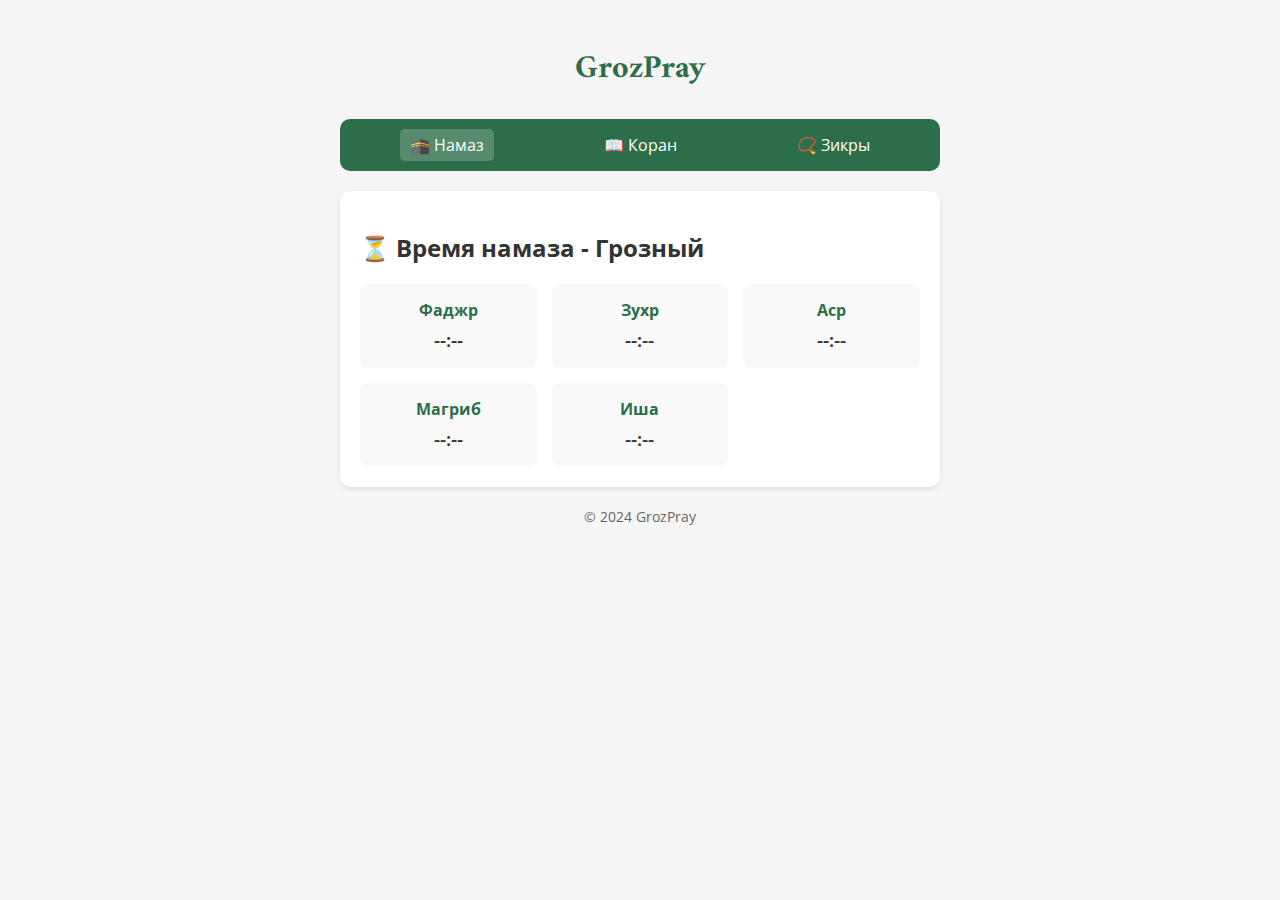
<file: index.html>
<!DOCTYPE html>
<html lang="ru">
<head>
    <meta charset="UTF-8">
    <meta name="viewport" content="width=device-width, initial-scale=1.0">
    <title>GrozPray - Время намаза в Грозном</title>
    <link rel="stylesheet" href="https://fonts.googleapis.com/css2?family=Amiri:wght@700&family=Open+Sans:wght@400;600&display=swap">
    <style>
        body {
            font-family: 'Open Sans', sans-serif;
            margin: 0;
            padding: 0;
            background-color: #f5f5f5;
            color: #333;
        }
        
        .container {
            max-width: 600px;
            margin: 0 auto;
            padding: 20px;
        }
        
        header {
            text-align: center;
            margin-bottom: 20px;
        }
        
        h1 {
            font-family: 'Amiri', serif;
            color: #2c6e49;
        }
        
        .slogan {
            color: #666;
            font-style: italic;
        }
        
        nav {
            display: flex;
            justify-content: space-around;
            background-color: #2c6e49;
            border-radius: 10px;
            padding: 10px;
            margin-bottom: 20px;
        }
        
        nav a {
            color: white;
            text-decoration: none;
            padding: 5px 10px;
            border-radius: 5px;
        }
        
        nav a.active {
            background-color: rgba(255, 255, 255, 0.2);
        }
        
        .card {
            background-color: white;
            border-radius: 10px;
            padding: 20px;
            box-shadow: 0 2px 5px rgba(0,0,0,0.1);
            margin-bottom: 20px;
        }
        
        .prayer-grid {
            display: grid;
            grid-template-columns: repeat(2, 1fr);
            gap: 15px;
        }
        
        .prayer-item {
            background-color: #f9f9f9;
            border-radius: 8px;
            padding: 15px;
            text-align: center;
            transition: all 0.3s ease;
        }
        
        .prayer-name {
            display: block;
            font-weight: bold;
            margin-bottom: 5px;
            color: #2c6e49;
        }
        
        .prayer-time {
            font-size: 1.2em;
            font-weight: 600;
        }
        
        .current-prayer {
            background-color: #2c6e49;
            color: white;
            transform: scale(1.05);
            box-shadow: 0 4px 8px rgba(0,0,0,0.2);
        }
        
        .current-prayer .prayer-name {
            color: white;
        }
        
        footer {
            text-align: center;
            color: #666;
            font-size: 0.9em;
            margin-top: 20px;
        }
        
        @media (min-width: 600px) {
            .prayer-grid {
                grid-template-columns: repeat(3, 1fr);
            }
        }
    </style>
</head>
<body>
    <div class="container">
        <header>
            <h1>GrozPray</h1>
        </header>
        
        <nav>
            <a href="index.html" class="active">🕋 Намаз</a>
            <a href="quran.html">📖 Коран</a>
            <a href="dhikr.html">📿 Зикры</a>
        </nav>

        <main>
            <section class="card">
                <h2>⏳ Время намаза - Грозный</h2>
                <div class="prayer-grid">
                    <div class="prayer-item" id="fajr-card">
                        <span class="prayer-name">Фаджр</span>
                        <span class="prayer-time" id="fajr">--:--</span>
                    </div>
                    <div class="prayer-item" id="dhuhr-card">
                        <span class="prayer-name">Зухр</span>
                        <span class="prayer-time" id="dhuhr">--:--</span>
                    </div>
                    <div class="prayer-item" id="asr-card">
                        <span class="prayer-name">Аср</span>
                        <span class="prayer-time" id="asr">--:--</span>
                    </div>
                    <div class="prayer-item" id="maghrib-card">
                        <span class="prayer-name">Магриб</span>
                        <span class="prayer-time" id="maghrib">--:--</span>
                    </div>
                    <div class="prayer-item" id="isha-card">
                        <span class="prayer-name">Иша</span>
                        <span class="prayer-time" id="isha">--:--</span>
                    </div>
                </div>
            </section>
        </main>

        <footer>
            <p>© 2024 GrozPray</p>
        </footer>
    </div>

    <script>
        // Функция для запроса разрешения на уведомления
        function requestNotificationPermission() {
            if (!("Notification" in window)) {
                console.log("Этот браузер не поддерживает уведомления");
                return;
            }
            
            Notification.requestPermission().then(permission => {
                if (permission === "granted") {
                    console.log("Разрешение на уведомления получено!");
                } else {
                    console.log("Разрешение на уведомления не получено");
                }
            });
        }

        // Запрашиваем разрешение сразу при загрузке страницы
        requestNotificationPermission();

        // Загрузка времени намаза и настройка уведомлений
        function loadPrayerTimes() {
            fetch('https://api.aladhan.com/v1/timingsByCity?city=Grozny&country=Russia&method=2')
                .then(response => response.json())
                .then(data => {
                    const timings = data.data.timings;
                    
                    // Отображаем время намазов
                    document.getElementById('fajr').textContent = timings.Fajr;
                    document.getElementById('dhuhr').textContent = timings.Dhuhr;
                    document.getElementById('asr').textContent = timings.Asr;
                    document.getElementById('maghrib').textContent = timings.Maghrib;
                    document.getElementById('isha').textContent = timings.Isha;
                    
                    // Сохраняем время намазов
                    window.prayerTimes = timings;
                    
                    // Настраиваем проверку текущего намаза
                    checkCurrentPrayer();
                    setInterval(checkCurrentPrayer, 30000);
                    
                    // Настраиваем уведомления
                    setupPrayerNotifications(timings);
                })
                .catch(error => {
                    console.error("Ошибка при получении времени намаза:", error);
                });
        }

        // Функция для преобразования времени в минуты
        function timeToMinutes(timeStr) {
            const [hours, minutes] = timeStr.split(':').map(Number);
            return hours * 60 + minutes;
        }

        // Проверка текущего намаза
        function checkCurrentPrayer() {
            if (!window.prayerTimes) return;
            
            const now = new Date();
            const currentHours = now.getHours();
            const currentMinutes = now.getMinutes();
            const currentTimeInMinutes = currentHours * 60 + currentMinutes;
            
            // Получаем время намазов в минутах
            const prayerTimesInMinutes = {
                fajr: timeToMinutes(window.prayerTimes.Fajr),
                dhuhr: timeToMinutes(window.prayerTimes.Dhuhr),
                asr: timeToMinutes(window.prayerTimes.Asr),
                maghrib: timeToMinutes(window.prayerTimes.Maghrib),
                isha: timeToMinutes(window.prayerTimes.Isha)
            };
            
            // Определяем порядок намазов
            const prayerOrder = ['fajr', 'dhuhr', 'asr', 'maghrib', 'isha'];
            
            // Сбрасываем все подсветки
            document.querySelectorAll('.prayer-item').forEach(item => {
                item.classList.remove('current-prayer');
            });
            
            // Определяем текущий намаз
            let currentPrayer = null;
            
            // Проверяем промежутки между намазами
            for (let i = 0; i < prayerOrder.length; i++) {
                const current = prayerOrder[i];
                const next = prayerOrder[(i + 1) % prayerOrder.length];
                
                // Для Иша учитываем, что следующий намаз - Фаджр следующего дня
                if (current === 'isha') {
                    if (currentTimeInMinutes >= prayerTimesInMinutes['isha'] || 
                        currentTimeInMinutes < prayerTimesInMinutes['fajr']) {
                        currentPrayer = 'isha';
                        break;
                    }
                } else {
                    if (currentTimeInMinutes >= prayerTimesInMinutes[current] && 
                        currentTimeInMinutes < prayerTimesInMinutes[next]) {
                        currentPrayer = current;
                        break;
                    }
                }
            }
            
            // Если нашли текущий намаз - подсвечиваем его
            if (currentPrayer) {
                document.getElementById(`${currentPrayer}-card`).classList.add('current-prayer');
            }
        }

        // Настройка уведомлений о намазах
        function setupPrayerNotifications(timings) {
            const prayerNames = {
                'Fajr': 'Фаджр',
                'Dhuhr': 'Зухр',
                'Asr': 'Аср',
                'Maghrib': 'Магриб',
                'Isha': 'Иша'
            };
            
            // Проверяем время намаза каждую минуту
            setInterval(() => {
                const now = new Date();
                const currentTime = `${now.getHours()}:${now.getMinutes() < 10 ? '0' + now.getMinutes() : now.getMinutes()}`;
                
                for (const [prayer, time] of Object.entries(timings)) {
                    if (prayerNames[prayer] && time === currentTime) {
                        sendPrayerNotification(prayerNames[prayer], time);
                    }
                }
            }, 60000);
        }

        // Отправка уведомления о намазе
        function sendPrayerNotification(prayerName, prayerTime) {
            if (Notification.permission === "granted") {
                new Notification('Время намаза!', {
                    body: `Сейчас время ${prayerName} (${prayerTime}). Пора совершить намаз 🙏`,
                    icon: "images/logo.png"
                });
            }
        }

        // Загружаем время намазов при загрузке страницы
        window.addEventListener('load', loadPrayerTimes);
    </script>
</body>
</html>
</file>
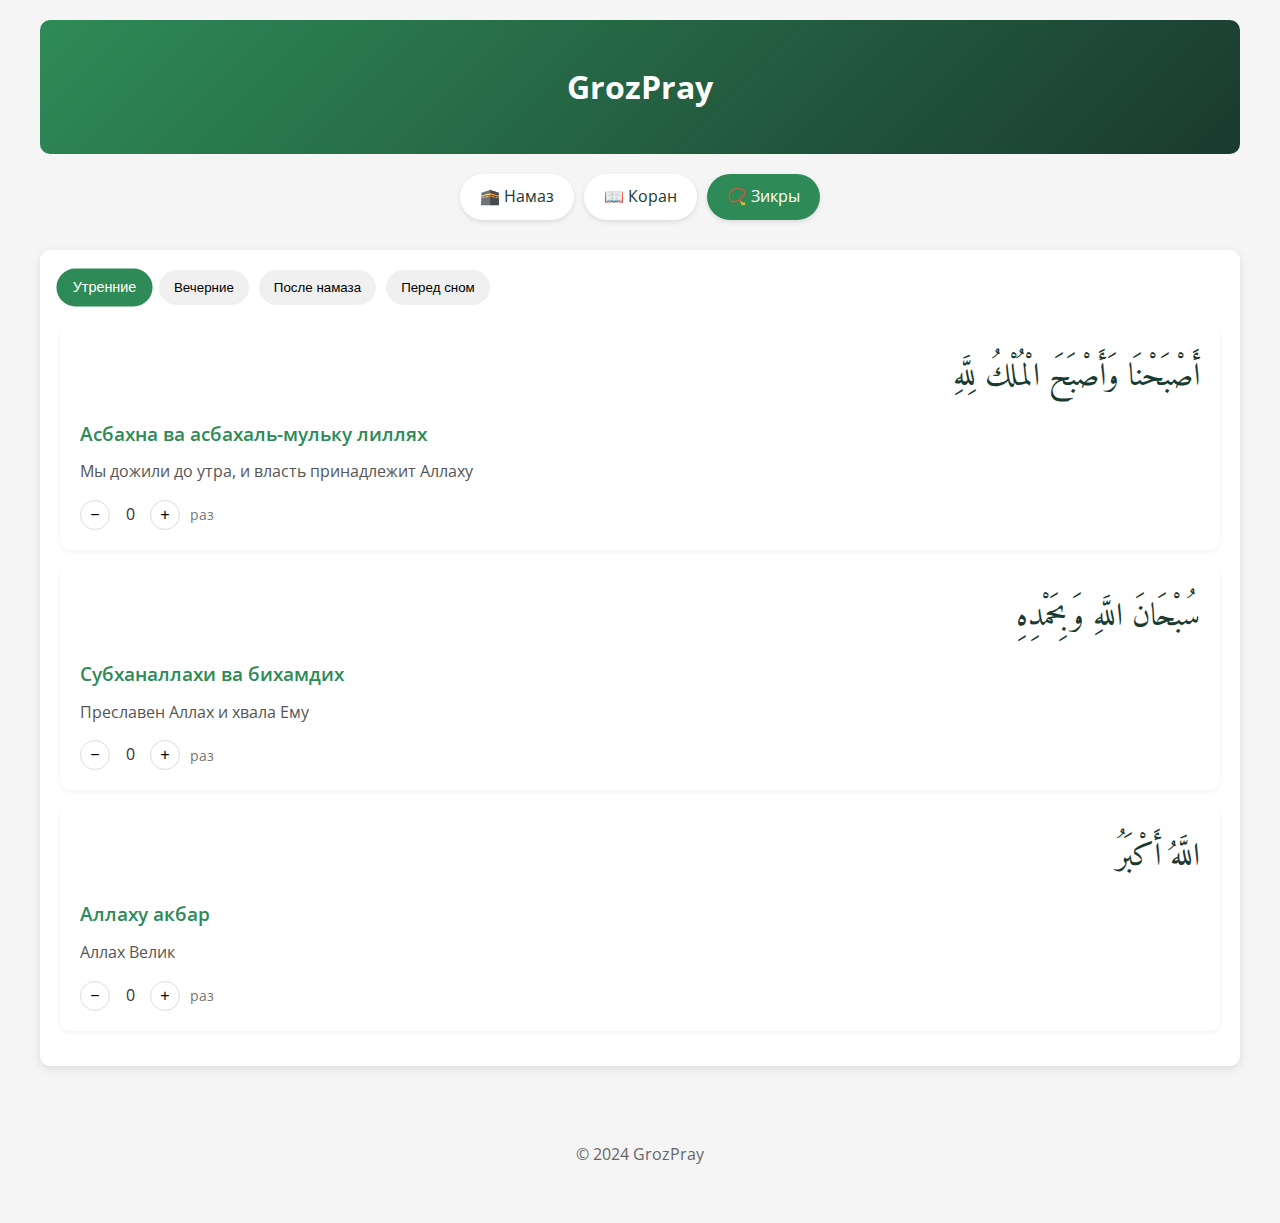
<file: dhikr.html>
<!DOCTYPE html>
<html lang="ru">
<head>
    <meta charset="UTF-8">
    <meta name="viewport" content="width=device-width, initial-scale=1.0">
    <title>GrozPray - Зикры</title>
    <link rel="stylesheet" href="https://fonts.googleapis.com/css2?family=Amiri:wght@700&family=Open+Sans:wght@400;600&display=swap">
    <link rel="stylesheet" href="styles/main.css">
    <link rel="stylesheet" href="styles/dhikr.css">
</head>
<body>
    <div class="container">
        <header>
            <h1>GrozPray</h1>
        </header>
        
        <nav>
            <a href="index.html">🕋 Намаз</a>
            <a href="quran.html">📖 Коран</a>
            <a href="dhikr.html" class="active">📿 Зикры</a>
        </nav>

        <main>
            <section class="card">
                <div class="dhikr-categories">
                    <button class="category-btn active" data-category="morning">Утренние</button>
                    <button class="category-btn" data-category="evening">Вечерние</button>
                    <button class="category-btn" data-category="after-prayer">После намаза</button>
                    <button class="category-btn" data-category="sleep">Перед сном</button>
                </div>

                <div class="dhikr-list" id="dhikr-list">
                    <!-- Зикры будут загружены здесь -->
                </div>
            </section>
        </main>

        <footer>
            <p>© 2024 GrozPray</p>
        </footer>
    </div>

    <script>
        // База данных зикров (без ограничений по количеству)
        const dhikrData = {
            "morning": [
                {
                    "arabic": "أَصْبَحْنَا وَأَصْبَحَ الْمُلْكُ لِلَّهِ",
                    "translit": "Асбахна ва асбахаль-мульку лиллях",
                    "meaning": "Мы дожили до утра, и власть принадлежит Аллаху"
                },
                {
                    "arabic": "سُبْحَانَ اللَّهِ وَبِحَمْدِهِ",
                    "translit": "Субханаллахи ва бихамдих",
                    "meaning": "Преславен Аллах и хвала Ему"
                },
                {
                    "arabic": "اللَّهُ أَكْبَرُ",
                    "translit": "Аллаху акбар",
                    "meaning": "Аллах Велик"
                }
            ],
            "evening": [
                {
                    "arabic": "أَمْسَيْنَا وَأَمْسَى الْمُلْكُ لِلَّهِ",
                    "translit": "Амсайна ва амсаль-мульку лиллях",
                    "meaning": "Мы дожили до вечера, и власть принадлежит Аллаху"
                },
                {
                    "arabic": "سُبْحَانَ اللَّهِ",
                    "translit": "Субханаллах",
                    "meaning": "Преславен Аллах"
                }
            ],
            "after-prayer": [
                {
                    "arabic": "أَسْتَغْفِرُ اللَّهَ",
                    "translit": "Астагфируллах",
                    "meaning": "Прошу прощения у Аллаха"
                },
                {
                    "arabic": "لَا إِلَهَ إِلَّا اللَّهُ",
                    "translit": "Ля иляха илляллах",
                    "meaning": "Нет божества, кроме Аллаха"
                }
            ],
            "sleep": [
                {
                    "arabic": "بِاسْمِكَ رَبِّي وَضَعْتُ جَنْبِي",
                    "translit": "Бисмика рабби вада'ту джанби",
                    "meaning": "Именем Твоим, Господи, я ложусь"
                },
                {
                    "arabic": "الْحَمْدُ لِلَّهِ الَّذِي أَطْعَمَنَا وَسَقَانَا",
                    "translit": "Альхамдулилляхи аллязи ат'амана ва сакана",
                    "meaning": "Хвала Аллаху, Который накормил и напоил нас"
                }
            ]
        };

        // Загрузка зикров по категории
        function loadDhikr(category) {
            const dhikrList = document.getElementById('dhikr-list');
            dhikrList.innerHTML = '';

            dhikrData[category].forEach(dhikr => {
                const dhikrItem = document.createElement('div');
                dhikrItem.className = 'dhikr-item';
                dhikrItem.innerHTML = `
                    <div class="dhikr-arabic" dir="rtl" lang="ar">${dhikr.arabic}</div>
                    <div class="dhikr-translit">${dhikr.translit}</div>
                    <div class="dhikr-meaning">${dhikr.meaning}</div>
                    <div class="counter">
                        <button class="counter-btn minus">−</button>
                        <span class="count">0</span>
                        <button class="counter-btn plus">+</button>
                        <span class="times">раз</span>
                    </div>
                `;
                dhikrList.appendChild(dhikrItem);
            });

            initCounters();
        }

        // Инициализация счетчиков (без ограничений)
        function initCounters() {
            document.querySelectorAll('.counter-btn').forEach(btn => {
                btn.addEventListener('click', function() {
                    const counter = this.parentElement.querySelector('.count');
                    let count = parseInt(counter.textContent);
                    
                    if (this.classList.contains('plus')) {
                        count++;
                    } else if (count > 0) {
                        count--;
                    }
                    
                    counter.textContent = count;
                });
            });
        }

        // Обработчики кнопок категорий
        document.querySelectorAll('.category-btn').forEach(btn => {
            btn.addEventListener('click', function() {
                document.querySelectorAll('.category-btn').forEach(b => b.classList.remove('active'));
                this.classList.add('active');
                loadDhikr(this.dataset.category);
            });
        });

        // Загружаем утренние зикры по умолчанию
        window.onload = () => loadDhikr('morning');
    </script>
</body>
</html>
</file>
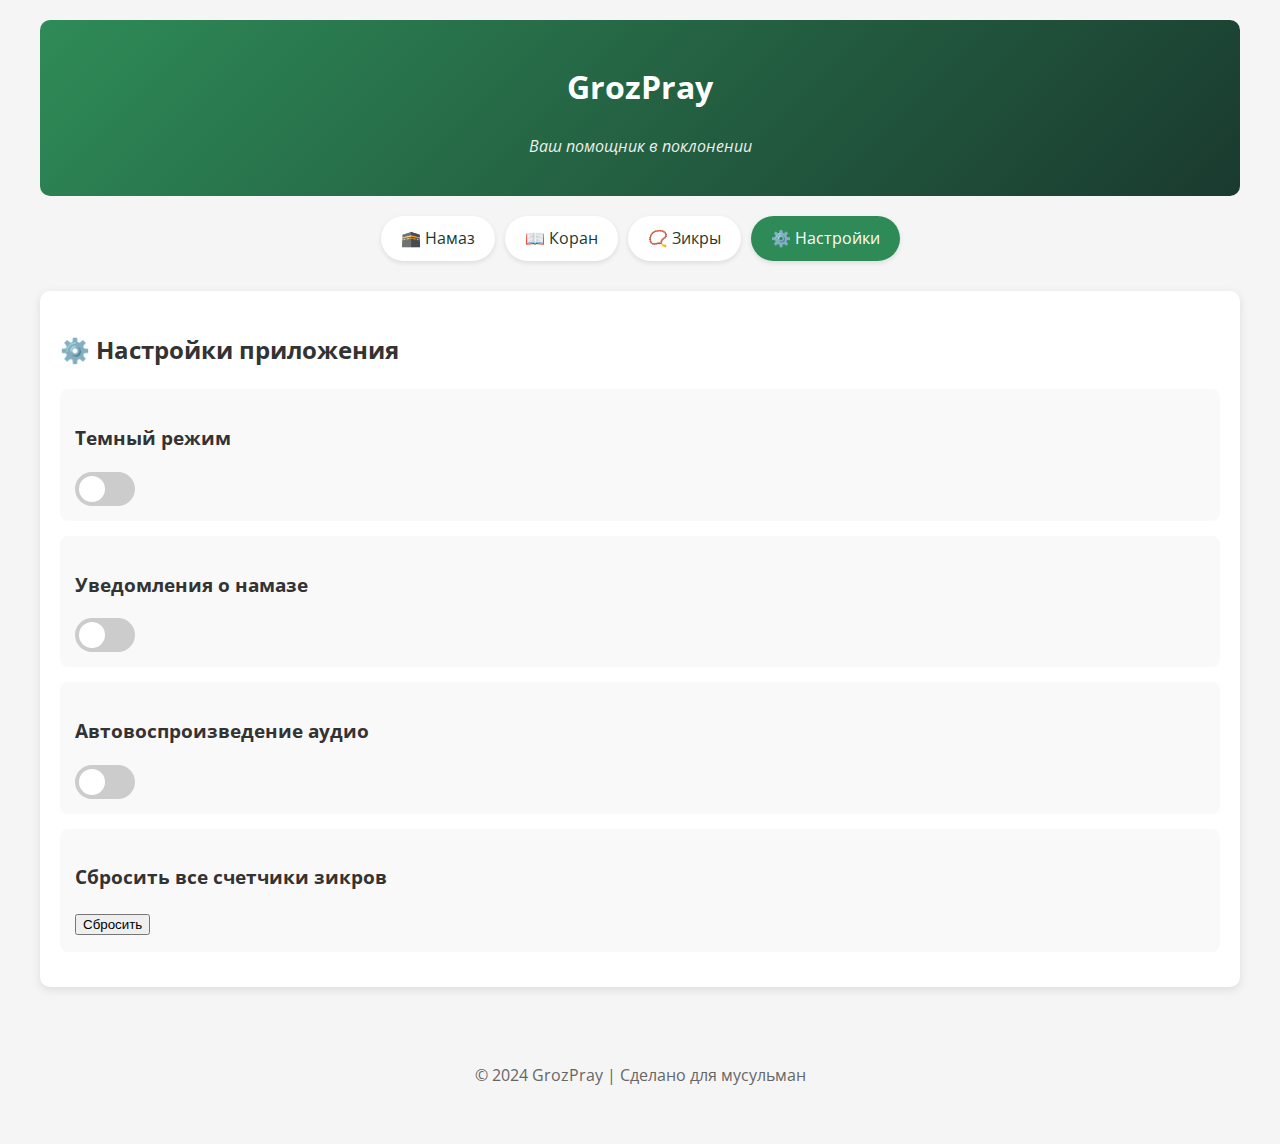
<file: settings.html>
<!DOCTYPE html>
<html lang="ru">
<head>
    <meta charset="UTF-8">
    <meta name="viewport" content="width=device-width, initial-scale=1.0">
    <title>GrozPray - Настройки</title>
    <link rel="stylesheet" href="https://fonts.googleapis.com/css2?family=Amiri:wght@700&family=Open+Sans:wght@400;600&display=swap">
    <link rel="stylesheet" href="styles/main.css">
    <style>
        .settings-item {
            margin: 15px 0;
            padding: 15px;
            background: #f9f9f9;
            border-radius: 8px;
        }
        .switch {
            position: relative;
            display: inline-block;
            width: 60px;
            height: 34px;
        }
        .switch input {
            opacity: 0;
            width: 0;
            height: 0;
        }
        .slider {
            position: absolute;
            cursor: pointer;
            top: 0;
            left: 0;
            right: 0;
            bottom: 0;
            background-color: #ccc;
            transition: .4s;
            border-radius: 34px;
        }
        .slider:before {
            position: absolute;
            content: "";
            height: 26px;
            width: 26px;
            left: 4px;
            bottom: 4px;
            background-color: white;
            transition: .4s;
            border-radius: 50%;
        }
        input:checked + .slider {
            background-color: #2c6e49;
        }
        input:checked + .slider:before {
            transform: translateX(26px);
        }
    </style>
</head>
<body>
    <div class="container">
        <header>
            <h1>GrozPray</h1>
            <p class="slogan">Ваш помощник в поклонении</p>
        </header>
        
        <nav>
            <a href="index.html">🕋 Намаз</a>
            <a href="quran.html">📖 Коран</a>
            <a href="dhikr.html">📿 Зикры</a>
            <a href="settings.html" class="active">⚙️ Настройки</a>
        </nav>

        <main class="main-content" id="main-content">
            <section class="card">
                <h2>⚙️ Настройки приложения</h2>
                
                <div class="settings-item">
                    <h3>Темный режим</h3>
                    <label class="switch">
                        <input type="checkbox" id="dark-mode-toggle">
                        <span class="slider"></span>
                    </label>
                </div>

                <div class="settings-item">
                    <h3>Уведомления о намазе</h3>
                    <label class="switch">
                        <input type="checkbox" id="notifications-toggle">
                        <span class="slider"></span>
                    </label>
                </div>

                <div class="settings-item">
                    <h3>Автовоспроизведение аудио</h3>
                    <label class="switch">
                        <input type="checkbox" id="audio-toggle">
                        <span class="slider"></span>
                    </label>
                </div>

                <div class="settings-item">
                    <h3>Сбросить все счетчики зикров</h3>
                    <button id="reset-counters" class="reset-btn">Сбросить</button>
                </div>
            </section>
        </main>

        <footer>
            <p>© 2024 GrozPray | Сделано для мусульман</p>
        </footer>
    </div>

    <script>
        // Загрузка настроек
        document.addEventListener('DOMContentLoaded', () => {
            // Инициализация переключателей
            document.getElementById('dark-mode-toggle').checked = 
                localStorage.getItem('darkMode') === 'true';
            document.getElementById('notifications-toggle').checked = 
                localStorage.getItem('notificationsEnabled') === 'true';
            document.getElementById('audio-toggle').checked = 
                localStorage.getItem('autoAudio') === 'true';

            // Анимация загрузки
            document.getElementById('main-content').classList.add('loaded');
        });

        // Обработчики изменений
        document.getElementById('dark-mode-toggle').addEventListener('change', (e) => {
            localStorage.setItem('darkMode', e.target.checked);
            // Применяем сразу на всех страницах
            if (e.target.checked) {
                document.body.classList.add('night-mode');
            } else {
                document.body.classList.remove('night-mode');
            }
        });

        document.getElementById('notifications-toggle').addEventListener('change', (e) => {
            localStorage.setItem('notificationsEnabled', e.target.checked);
            if (e.target.checked && Notification.permission !== 'granted') {
                Notification.requestPermission();
            }
        });

        document.getElementById('audio-toggle').addEventListener('change', (e) => {
            localStorage.setItem('autoAudio', e.target.checked);
        });

        document.getElementById('reset-counters').addEventListener('click', () => {
            if (confirm('Вы уверены, что хотите сбросить все счетчики зикров?')) {
                Object.keys(localStorage).forEach(key => {
                    if (key.startsWith('count_')) {
                        localStorage.removeItem(key);
                    }
                });
                alert('Счетчики сброшены!');
            }
        });
    </script>
    <script>
  // Проверка темного режима при загрузке
  if (localStorage.getItem('darkMode') === 'true') {
    document.body.classList.add('night-mode');
  }
</script>
</body>
</html>
</file>
<file: styles/main.css>
:root {
    --primary: #2E8B57;
    --secondary: #D4AF37;
    --dark: #1A3A2F;
    --light: #F5F5F5;
    --text: #333;
}

body {
    font-family: 'Open Sans', sans-serif;
    background-color: var(--light);
    color: var(--text);
    margin: 0;
    padding: 0;
    line-height: 1.6;
}

.container {
    max-width: 1200px;
    margin: 0 auto;
    padding: 20px;
}

/* Шапка */
header {
    text-align: center;
    padding: 20px 0;
    background: linear-gradient(135deg, var(--primary), var(--dark));
    color: white;
    border-radius: 10px;
    margin-bottom: 20px;
}

.logo {
    display: flex;
    align-items: center;
    justify-content: center;
    gap: 15px;
}

.logo-img {
    border-radius: 50%;
}

.slogan {
    font-style: italic;
    opacity: 0.9;
}

/* Навигация */
nav {
    display: flex;
    justify-content: center;
    gap: 10px;
    margin-bottom: 30px;
    flex-wrap: wrap;
}

nav a {
    color: var(--dark);
    text-decoration: none;
    padding: 10px 20px;
    border-radius: 50px;
    background: white;
    box-shadow: 0 2px 5px rgba(0,0,0,0.1);
    transition: all 0.3s;
}

nav a.active, nav a:hover {
    background: var(--primary);
    color: white;
}

/* Карточки */
.card {
    background: white;
    border-radius: 10px;
    padding: 20px;
    margin-bottom: 20px;
    box-shadow: 0 3px 10px rgba(0,0,0,0.1);
}

/* Стили для страницы намаза */
.prayer-grid {
    display: grid;
    grid-template-columns: repeat(auto-fit, minmax(150px, 1fr));
    gap: 15px;
}

.prayer-item {
    display: flex;
    flex-direction: column;
    align-items: center;
    padding: 15px;
    background: #F8F9FA;
    border-radius: 8px;
    transition: all 0.3s;
}

.prayer-item.current-prayer {
    background: rgba(46, 139, 87, 0.2);
    border: 2px solid var(--primary);
}

.prayer-name {
    font-weight: 600;
    color: var(--primary);
}

.prayer-time {
    font-size: 1.2em;
    font-weight: bold;
}

/* Стили для страницы Корана */
.sura-list {
    margin-top: 20px;
}

.sura-item {
    margin-bottom: 30px;
    direction: rtl;
}

.sura-header {
    display: flex;
    align-items: center;
    padding: 10px;
    cursor: pointer;
    background: #f9f9f9;
    border-radius: 5px;
    margin-bottom: 10px;
}

.sura-number {
    font-weight: bold;
    color: var(--primary);
    margin-left: 10px;
}

.sura-name-arabic {
    font-family: 'Amiri', serif;
    font-size: 1.8em;
    margin-right: 15px;
}

.sura-name {
    flex-grow: 1;
    font-weight: 600;
    text-align: right;
}

.ayah {
    font-family: 'Amiri', serif;
    font-size: 2em;
    line-height: 2;
    text-align: right;
    margin: 15px 0;
}

/* Стили для страницы зикров */
.dhikr-item {
    padding: 15px;
    margin: 10px 0;
    background: #f8f9fa;
    border-radius: 8px;
}

.dhikr-arabic {
    font-family: 'Amiri', serif;
    font-size: 1.8em;
    text-align: right;
}

/* Подвал */
footer {
    text-align: center;
    padding: 20px;
    margin-top: 40px;
    color: #666;
}

/* Адаптивность */
@media (max-width: 768px) {
    .prayer-grid {
        grid-template-columns: 1fr 1fr;
    }
    
    .sura-name-arabic {
        font-size: 1.5em;
    }
    
    .ayah {
        font-size: 1.7em;
    }
}

@media (max-width: 480px) {
    nav {
        flex-direction: column;
        align-items: center;
    }
    
    nav a {
        width: 80%;
        text-align: center;
    }
    
    .sura-header {
        flex-direction: column;
        text-align: center;
    }
    
    .sura-name-arabic {
        margin: 10px 0;
        font-size: 1.8em;
    }
    
    .ayah {
        font-size: 1.5em;
    }
}
/* Анимация перехода между страницами */
.main-content {
  opacity: 0;
  transform: translateY(10px);
  transition: opacity 0.3s ease, transform 0.3s ease;
}

.main-content.loaded {
  opacity: 1;
  transform: translateY(0);
}
</file>
<file: styles/dhikr.css>
/* Стили для страницы зикров */
.dhikr-categories {
    display: flex;
    gap: 10px;
    margin-bottom: 20px;
    flex-wrap: wrap;
}

.category-btn {
    padding: 10px 15px;
    background: #f0f0f0;
    border: none;
    border-radius: 50px;
    cursor: pointer;
    transition: all 0.3s;
}

.category-btn.active {
    background: var(--primary);
    color: white;
}

.dhikr-item {
    background: white;
    padding: 20px;
    margin-bottom: 15px;
    border-radius: 10px;
    box-shadow: 0 2px 5px rgba(0,0,0,0.05);
}

.dhikr-arabic {
    font-family: 'Amiri', serif;
    font-size: 2em;
    line-height: 2;
    text-align: right;
    color: var(--dark);
}

.dhikr-translit {
    font-size: 1.2em;
    color: var(--primary);
    margin: 10px 0;
    font-weight: 600;
}

.dhikr-meaning {
    color: #555;
    margin-bottom: 15px;
}

.counter {
    display: flex;
    align-items: center;
    gap: 10px;
}

.counter-btn {
    width: 30px;
    height: 30px;
    border-radius: 50%;
    border: 1px solid #ddd;
    background: white;
    cursor: pointer;
    font-size: 16px;
    display: flex;
    align-items: center;
    justify-content: center;
}

.counter-btn:hover {
    background: #f0f0f0;
}

.count {
    min-width: 20px;
    text-align: center;
}

.times {
    color: #777;
    font-size: 0.9em;
}

@media (max-width: 480px) {
    .dhikr-categories {
        flex-direction: column;
    }
    
    .dhikr-arabic {
        font-size: 1.7em;
    }
}
.dhikr-list {
  transition: opacity 0.2s ease;
}

.dhikr-categories {
  transition: all 0.3s ease;
}

.category-btn {
  transition: background-color 0.2s ease, transform 0.2s ease;
}

.category-btn:hover {
  transform: scale(1.05);
}

.category-btn.active {
  transform: scale(1.08);
}
</file>
